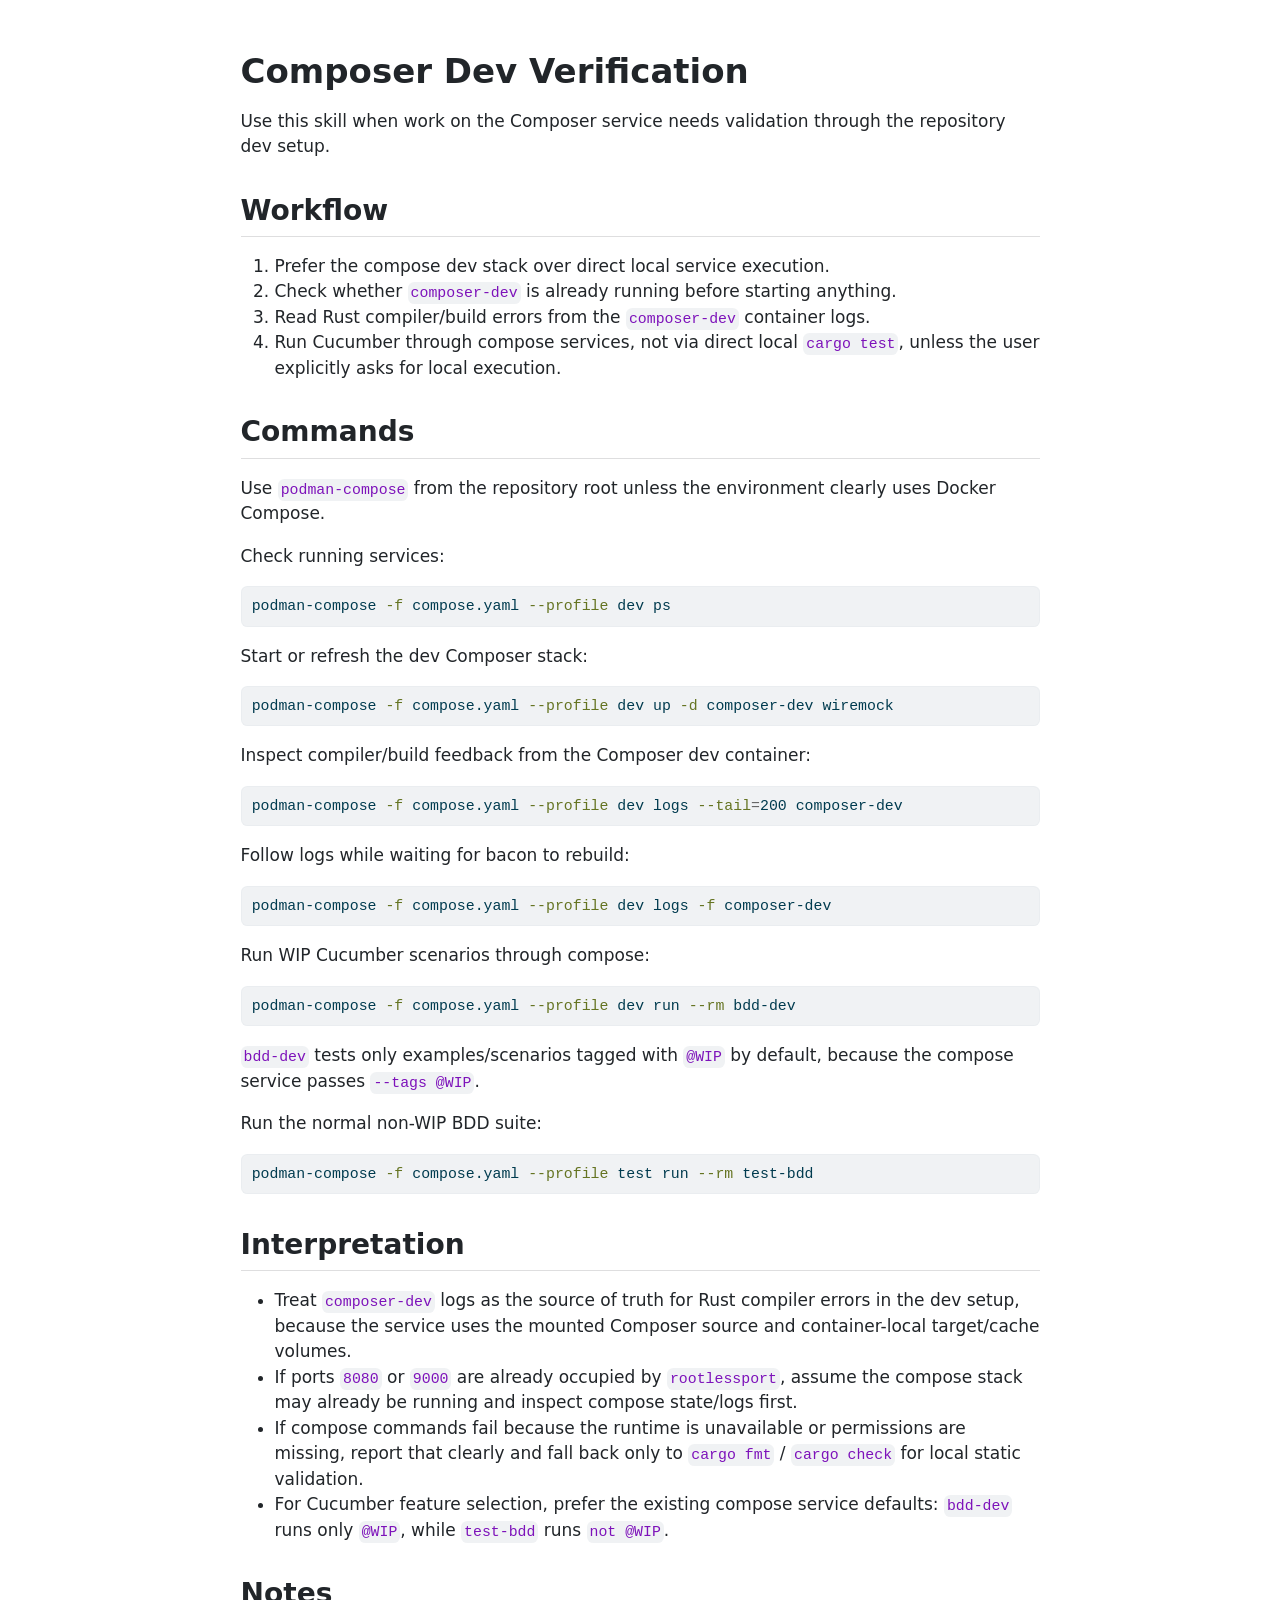
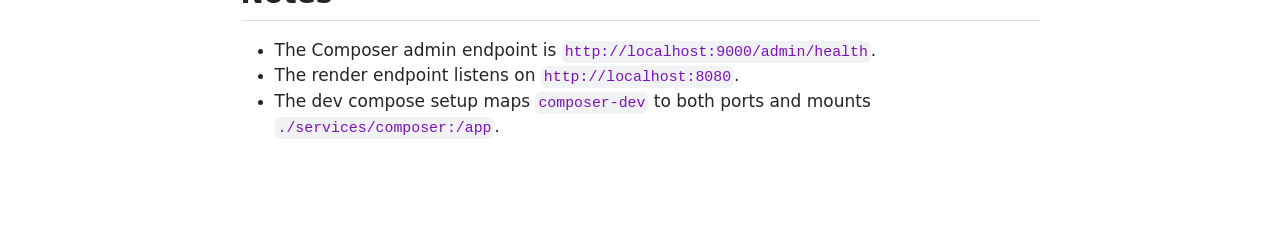
<file: skills/composer-dev-verification/SKILL.html>
<!DOCTYPE html>
<html xmlns="http://www.w3.org/1999/xhtml" lang="en" xml:lang="en"><head>

<meta charset="utf-8">
<meta name="generator" content="quarto-1.8.27">

<meta name="viewport" content="width=device-width, initial-scale=1.0, user-scalable=yes">

<meta name="description" content="Use in this repository when verifying the Composer dev setup, checking Rust compiler errors from the composer-dev container logs, or running BDD/Cucumber scenarios through compose instead of invoking local cargo directly.">

<title>skill</title>
<style>
code{white-space: pre-wrap;}
span.smallcaps{font-variant: small-caps;}
div.columns{display: flex; gap: min(4vw, 1.5em);}
div.column{flex: auto; overflow-x: auto;}
div.hanging-indent{margin-left: 1.5em; text-indent: -1.5em;}
ul.task-list{list-style: none;}
ul.task-list li input[type="checkbox"] {
  width: 0.8em;
  margin: 0 0.8em 0.2em -1em; /* quarto-specific, see https://github.com/quarto-dev/quarto-cli/issues/4556 */ 
  vertical-align: middle;
}
/* CSS for syntax highlighting */
html { -webkit-text-size-adjust: 100%; }
pre > code.sourceCode { white-space: pre; position: relative; }
pre > code.sourceCode > span { display: inline-block; line-height: 1.25; }
pre > code.sourceCode > span:empty { height: 1.2em; }
.sourceCode { overflow: visible; }
code.sourceCode > span { color: inherit; text-decoration: inherit; }
div.sourceCode { margin: 1em 0; }
pre.sourceCode { margin: 0; }
@media screen {
div.sourceCode { overflow: auto; }
}
@media print {
pre > code.sourceCode { white-space: pre-wrap; }
pre > code.sourceCode > span { text-indent: -5em; padding-left: 5em; }
}
pre.numberSource code
  { counter-reset: source-line 0; }
pre.numberSource code > span
  { position: relative; left: -4em; counter-increment: source-line; }
pre.numberSource code > span > a:first-child::before
  { content: counter(source-line);
    position: relative; left: -1em; text-align: right; vertical-align: baseline;
    border: none; display: inline-block;
    -webkit-touch-callout: none; -webkit-user-select: none;
    -khtml-user-select: none; -moz-user-select: none;
    -ms-user-select: none; user-select: none;
    padding: 0 4px; width: 4em;
  }
pre.numberSource { margin-left: 3em;  padding-left: 4px; }
div.sourceCode
  {   }
@media screen {
pre > code.sourceCode > span > a:first-child::before { text-decoration: underline; }
}
</style>


<script src="SKILL_files/libs/clipboard/clipboard.min.js"></script>
<script src="SKILL_files/libs/quarto-html/quarto.js" type="module"></script>
<script src="SKILL_files/libs/quarto-html/tabsets/tabsets.js" type="module"></script>
<script src="SKILL_files/libs/quarto-html/axe/axe-check.js" type="module"></script>
<script src="SKILL_files/libs/quarto-html/popper.min.js"></script>
<script src="SKILL_files/libs/quarto-html/tippy.umd.min.js"></script>
<script src="SKILL_files/libs/quarto-html/anchor.min.js"></script>
<link href="SKILL_files/libs/quarto-html/tippy.css" rel="stylesheet">
<link href="SKILL_files/libs/quarto-html/quarto-syntax-highlighting-ed96de9b727972fe78a7b5d16c58bf87.css" rel="stylesheet" id="quarto-text-highlighting-styles">
<script src="SKILL_files/libs/bootstrap/bootstrap.min.js"></script>
<link href="SKILL_files/libs/bootstrap/bootstrap-icons.css" rel="stylesheet">
<link href="SKILL_files/libs/bootstrap/bootstrap-dadda32689da14ef46b16c1931c49509.min.css" rel="stylesheet" append-hash="true" id="quarto-bootstrap" data-mode="light">


</head>

<body class="fullcontent quarto-light">

<div id="quarto-content" class="page-columns page-rows-contents page-layout-article">

<main class="content" id="quarto-document-content">




<section id="composer-dev-verification" class="level1">
<h1>Composer Dev Verification</h1>
<p>Use this skill when work on the Composer service needs validation through the repository dev setup.</p>
<section id="workflow" class="level2">
<h2 class="anchored" data-anchor-id="workflow">Workflow</h2>
<ol type="1">
<li>Prefer the compose dev stack over direct local service execution.</li>
<li>Check whether <code>composer-dev</code> is already running before starting anything.</li>
<li>Read Rust compiler/build errors from the <code>composer-dev</code> container logs.</li>
<li>Run Cucumber through compose services, not via direct local <code>cargo test</code>, unless the user explicitly asks for local execution.</li>
</ol>
</section>
<section id="commands" class="level2">
<h2 class="anchored" data-anchor-id="commands">Commands</h2>
<p>Use <code>podman-compose</code> from the repository root unless the environment clearly uses Docker Compose.</p>
<p>Check running services:</p>
<div class="code-copy-outer-scaffold"><div class="sourceCode" id="cb1"><pre class="sourceCode bash code-with-copy"><code class="sourceCode bash"><span id="cb1-1"><a href="#cb1-1" aria-hidden="true" tabindex="-1"></a><span class="ex">podman-compose</span> <span class="at">-f</span> compose.yaml <span class="at">--profile</span> dev ps</span></code></pre></div><button title="Copy to Clipboard" class="code-copy-button"><i class="bi"></i></button></div>
<p>Start or refresh the dev Composer stack:</p>
<div class="code-copy-outer-scaffold"><div class="sourceCode" id="cb2"><pre class="sourceCode bash code-with-copy"><code class="sourceCode bash"><span id="cb2-1"><a href="#cb2-1" aria-hidden="true" tabindex="-1"></a><span class="ex">podman-compose</span> <span class="at">-f</span> compose.yaml <span class="at">--profile</span> dev up <span class="at">-d</span> composer-dev wiremock</span></code></pre></div><button title="Copy to Clipboard" class="code-copy-button"><i class="bi"></i></button></div>
<p>Inspect compiler/build feedback from the Composer dev container:</p>
<div class="code-copy-outer-scaffold"><div class="sourceCode" id="cb3"><pre class="sourceCode bash code-with-copy"><code class="sourceCode bash"><span id="cb3-1"><a href="#cb3-1" aria-hidden="true" tabindex="-1"></a><span class="ex">podman-compose</span> <span class="at">-f</span> compose.yaml <span class="at">--profile</span> dev logs <span class="at">--tail</span><span class="op">=</span>200 composer-dev</span></code></pre></div><button title="Copy to Clipboard" class="code-copy-button"><i class="bi"></i></button></div>
<p>Follow logs while waiting for bacon to rebuild:</p>
<div class="code-copy-outer-scaffold"><div class="sourceCode" id="cb4"><pre class="sourceCode bash code-with-copy"><code class="sourceCode bash"><span id="cb4-1"><a href="#cb4-1" aria-hidden="true" tabindex="-1"></a><span class="ex">podman-compose</span> <span class="at">-f</span> compose.yaml <span class="at">--profile</span> dev logs <span class="at">-f</span> composer-dev</span></code></pre></div><button title="Copy to Clipboard" class="code-copy-button"><i class="bi"></i></button></div>
<p>Run WIP Cucumber scenarios through compose:</p>
<div class="code-copy-outer-scaffold"><div class="sourceCode" id="cb5"><pre class="sourceCode bash code-with-copy"><code class="sourceCode bash"><span id="cb5-1"><a href="#cb5-1" aria-hidden="true" tabindex="-1"></a><span class="ex">podman-compose</span> <span class="at">-f</span> compose.yaml <span class="at">--profile</span> dev run <span class="at">--rm</span> bdd-dev</span></code></pre></div><button title="Copy to Clipboard" class="code-copy-button"><i class="bi"></i></button></div>
<p><code>bdd-dev</code> tests only examples/scenarios tagged with <code>@WIP</code> by default, because the compose service passes <code>--tags @WIP</code>.</p>
<p>Run the normal non-WIP BDD suite:</p>
<div class="code-copy-outer-scaffold"><div class="sourceCode" id="cb6"><pre class="sourceCode bash code-with-copy"><code class="sourceCode bash"><span id="cb6-1"><a href="#cb6-1" aria-hidden="true" tabindex="-1"></a><span class="ex">podman-compose</span> <span class="at">-f</span> compose.yaml <span class="at">--profile</span> test run <span class="at">--rm</span> test-bdd</span></code></pre></div><button title="Copy to Clipboard" class="code-copy-button"><i class="bi"></i></button></div>
</section>
<section id="interpretation" class="level2">
<h2 class="anchored" data-anchor-id="interpretation">Interpretation</h2>
<ul>
<li>Treat <code>composer-dev</code> logs as the source of truth for Rust compiler errors in the dev setup, because the service uses the mounted Composer source and container-local target/cache volumes.</li>
<li>If ports <code>8080</code> or <code>9000</code> are already occupied by <code>rootlessport</code>, assume the compose stack may already be running and inspect compose state/logs first.</li>
<li>If compose commands fail because the runtime is unavailable or permissions are missing, report that clearly and fall back only to <code>cargo fmt</code> / <code>cargo check</code> for local static validation.</li>
<li>For Cucumber feature selection, prefer the existing compose service defaults: <code>bdd-dev</code> runs only <code>@WIP</code>, while <code>test-bdd</code> runs <code>not @WIP</code>.</li>
</ul>
</section>
<section id="notes" class="level2">
<h2 class="anchored" data-anchor-id="notes">Notes</h2>
<ul>
<li>The Composer admin endpoint is <code>http://localhost:9000/admin/health</code>.</li>
<li>The render endpoint listens on <code>http://localhost:8080</code>.</li>
<li>The dev compose setup maps <code>composer-dev</code> to both ports and mounts <code>./services/composer:/app</code>.</li>
</ul>
</section>
</section>

</main>
<!-- /main column -->
<script id="quarto-html-after-body" type="application/javascript">
  window.document.addEventListener("DOMContentLoaded", function (event) {
    const icon = "";
    const anchorJS = new window.AnchorJS();
    anchorJS.options = {
      placement: 'right',
      icon: icon
    };
    anchorJS.add('.anchored');
    const isCodeAnnotation = (el) => {
      for (const clz of el.classList) {
        if (clz.startsWith('code-annotation-')) {                     
          return true;
        }
      }
      return false;
    }
    const onCopySuccess = function(e) {
      // button target
      const button = e.trigger;
      // don't keep focus
      button.blur();
      // flash "checked"
      button.classList.add('code-copy-button-checked');
      var currentTitle = button.getAttribute("title");
      button.setAttribute("title", "Copied!");
      let tooltip;
      if (window.bootstrap) {
        button.setAttribute("data-bs-toggle", "tooltip");
        button.setAttribute("data-bs-placement", "left");
        button.setAttribute("data-bs-title", "Copied!");
        tooltip = new bootstrap.Tooltip(button, 
          { trigger: "manual", 
            customClass: "code-copy-button-tooltip",
            offset: [0, -8]});
        tooltip.show();    
      }
      setTimeout(function() {
        if (tooltip) {
          tooltip.hide();
          button.removeAttribute("data-bs-title");
          button.removeAttribute("data-bs-toggle");
          button.removeAttribute("data-bs-placement");
        }
        button.setAttribute("title", currentTitle);
        button.classList.remove('code-copy-button-checked');
      }, 1000);
      // clear code selection
      e.clearSelection();
    }
    const getTextToCopy = function(trigger) {
      const outerScaffold = trigger.parentElement.cloneNode(true);
      const codeEl = outerScaffold.querySelector('code');
      for (const childEl of codeEl.children) {
        if (isCodeAnnotation(childEl)) {
          childEl.remove();
        }
      }
      return codeEl.innerText;
    }
    const clipboard = new window.ClipboardJS('.code-copy-button:not([data-in-quarto-modal])', {
      text: getTextToCopy
    });
    clipboard.on('success', onCopySuccess);
    if (window.document.getElementById('quarto-embedded-source-code-modal')) {
      const clipboardModal = new window.ClipboardJS('.code-copy-button[data-in-quarto-modal]', {
        text: getTextToCopy,
        container: window.document.getElementById('quarto-embedded-source-code-modal')
      });
      clipboardModal.on('success', onCopySuccess);
    }
      var localhostRegex = new RegExp(/^(?:http|https):\/\/localhost\:?[0-9]*\//);
      var mailtoRegex = new RegExp(/^mailto:/);
        var filterRegex = new RegExp('/' + window.location.host + '/');
      var isInternal = (href) => {
          return filterRegex.test(href) || localhostRegex.test(href) || mailtoRegex.test(href);
      }
      // Inspect non-navigation links and adorn them if external
     var links = window.document.querySelectorAll('a[href]:not(.nav-link):not(.navbar-brand):not(.toc-action):not(.sidebar-link):not(.sidebar-item-toggle):not(.pagination-link):not(.no-external):not([aria-hidden]):not(.dropdown-item):not(.quarto-navigation-tool):not(.about-link)');
      for (var i=0; i<links.length; i++) {
        const link = links[i];
        if (!isInternal(link.href)) {
          // undo the damage that might have been done by quarto-nav.js in the case of
          // links that we want to consider external
          if (link.dataset.originalHref !== undefined) {
            link.href = link.dataset.originalHref;
          }
        }
      }
    function tippyHover(el, contentFn, onTriggerFn, onUntriggerFn) {
      const config = {
        allowHTML: true,
        maxWidth: 500,
        delay: 100,
        arrow: false,
        appendTo: function(el) {
            return el.parentElement;
        },
        interactive: true,
        interactiveBorder: 10,
        theme: 'quarto',
        placement: 'bottom-start',
      };
      if (contentFn) {
        config.content = contentFn;
      }
      if (onTriggerFn) {
        config.onTrigger = onTriggerFn;
      }
      if (onUntriggerFn) {
        config.onUntrigger = onUntriggerFn;
      }
      window.tippy(el, config); 
    }
    const noterefs = window.document.querySelectorAll('a[role="doc-noteref"]');
    for (var i=0; i<noterefs.length; i++) {
      const ref = noterefs[i];
      tippyHover(ref, function() {
        // use id or data attribute instead here
        let href = ref.getAttribute('data-footnote-href') || ref.getAttribute('href');
        try { href = new URL(href).hash; } catch {}
        const id = href.replace(/^#\/?/, "");
        const note = window.document.getElementById(id);
        if (note) {
          return note.innerHTML;
        } else {
          return "";
        }
      });
    }
    const xrefs = window.document.querySelectorAll('a.quarto-xref');
    const processXRef = (id, note) => {
      // Strip column container classes
      const stripColumnClz = (el) => {
        el.classList.remove("page-full", "page-columns");
        if (el.children) {
          for (const child of el.children) {
            stripColumnClz(child);
          }
        }
      }
      stripColumnClz(note)
      if (id === null || id.startsWith('sec-')) {
        // Special case sections, only their first couple elements
        const container = document.createElement("div");
        if (note.children && note.children.length > 2) {
          container.appendChild(note.children[0].cloneNode(true));
          for (let i = 1; i < note.children.length; i++) {
            const child = note.children[i];
            if (child.tagName === "P" && child.innerText === "") {
              continue;
            } else {
              container.appendChild(child.cloneNode(true));
              break;
            }
          }
          if (window.Quarto?.typesetMath) {
            window.Quarto.typesetMath(container);
          }
          return container.innerHTML
        } else {
          if (window.Quarto?.typesetMath) {
            window.Quarto.typesetMath(note);
          }
          return note.innerHTML;
        }
      } else {
        // Remove any anchor links if they are present
        const anchorLink = note.querySelector('a.anchorjs-link');
        if (anchorLink) {
          anchorLink.remove();
        }
        if (window.Quarto?.typesetMath) {
          window.Quarto.typesetMath(note);
        }
        if (note.classList.contains("callout")) {
          return note.outerHTML;
        } else {
          return note.innerHTML;
        }
      }
    }
    for (var i=0; i<xrefs.length; i++) {
      const xref = xrefs[i];
      tippyHover(xref, undefined, function(instance) {
        instance.disable();
        let url = xref.getAttribute('href');
        let hash = undefined; 
        if (url.startsWith('#')) {
          hash = url;
        } else {
          try { hash = new URL(url).hash; } catch {}
        }
        if (hash) {
          const id = hash.replace(/^#\/?/, "");
          const note = window.document.getElementById(id);
          if (note !== null) {
            try {
              const html = processXRef(id, note.cloneNode(true));
              instance.setContent(html);
            } finally {
              instance.enable();
              instance.show();
            }
          } else {
            // See if we can fetch this
            fetch(url.split('#')[0])
            .then(res => res.text())
            .then(html => {
              const parser = new DOMParser();
              const htmlDoc = parser.parseFromString(html, "text/html");
              const note = htmlDoc.getElementById(id);
              if (note !== null) {
                const html = processXRef(id, note);
                instance.setContent(html);
              } 
            }).finally(() => {
              instance.enable();
              instance.show();
            });
          }
        } else {
          // See if we can fetch a full url (with no hash to target)
          // This is a special case and we should probably do some content thinning / targeting
          fetch(url)
          .then(res => res.text())
          .then(html => {
            const parser = new DOMParser();
            const htmlDoc = parser.parseFromString(html, "text/html");
            const note = htmlDoc.querySelector('main.content');
            if (note !== null) {
              // This should only happen for chapter cross references
              // (since there is no id in the URL)
              // remove the first header
              if (note.children.length > 0 && note.children[0].tagName === "HEADER") {
                note.children[0].remove();
              }
              const html = processXRef(null, note);
              instance.setContent(html);
            } 
          }).finally(() => {
            instance.enable();
            instance.show();
          });
        }
      }, function(instance) {
      });
    }
        let selectedAnnoteEl;
        const selectorForAnnotation = ( cell, annotation) => {
          let cellAttr = 'data-code-cell="' + cell + '"';
          let lineAttr = 'data-code-annotation="' +  annotation + '"';
          const selector = 'span[' + cellAttr + '][' + lineAttr + ']';
          return selector;
        }
        const selectCodeLines = (annoteEl) => {
          const doc = window.document;
          const targetCell = annoteEl.getAttribute("data-target-cell");
          const targetAnnotation = annoteEl.getAttribute("data-target-annotation");
          const annoteSpan = window.document.querySelector(selectorForAnnotation(targetCell, targetAnnotation));
          const lines = annoteSpan.getAttribute("data-code-lines").split(",");
          const lineIds = lines.map((line) => {
            return targetCell + "-" + line;
          })
          let top = null;
          let height = null;
          let parent = null;
          if (lineIds.length > 0) {
              //compute the position of the single el (top and bottom and make a div)
              const el = window.document.getElementById(lineIds[0]);
              top = el.offsetTop;
              height = el.offsetHeight;
              parent = el.parentElement.parentElement;
            if (lineIds.length > 1) {
              const lastEl = window.document.getElementById(lineIds[lineIds.length - 1]);
              const bottom = lastEl.offsetTop + lastEl.offsetHeight;
              height = bottom - top;
            }
            if (top !== null && height !== null && parent !== null) {
              // cook up a div (if necessary) and position it 
              let div = window.document.getElementById("code-annotation-line-highlight");
              if (div === null) {
                div = window.document.createElement("div");
                div.setAttribute("id", "code-annotation-line-highlight");
                div.style.position = 'absolute';
                parent.appendChild(div);
              }
              div.style.top = top - 2 + "px";
              div.style.height = height + 4 + "px";
              div.style.left = 0;
              let gutterDiv = window.document.getElementById("code-annotation-line-highlight-gutter");
              if (gutterDiv === null) {
                gutterDiv = window.document.createElement("div");
                gutterDiv.setAttribute("id", "code-annotation-line-highlight-gutter");
                gutterDiv.style.position = 'absolute';
                const codeCell = window.document.getElementById(targetCell);
                const gutter = codeCell.querySelector('.code-annotation-gutter');
                gutter.appendChild(gutterDiv);
              }
              gutterDiv.style.top = top - 2 + "px";
              gutterDiv.style.height = height + 4 + "px";
            }
            selectedAnnoteEl = annoteEl;
          }
        };
        const unselectCodeLines = () => {
          const elementsIds = ["code-annotation-line-highlight", "code-annotation-line-highlight-gutter"];
          elementsIds.forEach((elId) => {
            const div = window.document.getElementById(elId);
            if (div) {
              div.remove();
            }
          });
          selectedAnnoteEl = undefined;
        };
          // Handle positioning of the toggle
      window.addEventListener(
        "resize",
        throttle(() => {
          elRect = undefined;
          if (selectedAnnoteEl) {
            selectCodeLines(selectedAnnoteEl);
          }
        }, 10)
      );
      function throttle(fn, ms) {
      let throttle = false;
      let timer;
        return (...args) => {
          if(!throttle) { // first call gets through
              fn.apply(this, args);
              throttle = true;
          } else { // all the others get throttled
              if(timer) clearTimeout(timer); // cancel #2
              timer = setTimeout(() => {
                fn.apply(this, args);
                timer = throttle = false;
              }, ms);
          }
        };
      }
        // Attach click handler to the DT
        const annoteDls = window.document.querySelectorAll('dt[data-target-cell]');
        for (const annoteDlNode of annoteDls) {
          annoteDlNode.addEventListener('click', (event) => {
            const clickedEl = event.target;
            if (clickedEl !== selectedAnnoteEl) {
              unselectCodeLines();
              const activeEl = window.document.querySelector('dt[data-target-cell].code-annotation-active');
              if (activeEl) {
                activeEl.classList.remove('code-annotation-active');
              }
              selectCodeLines(clickedEl);
              clickedEl.classList.add('code-annotation-active');
            } else {
              // Unselect the line
              unselectCodeLines();
              clickedEl.classList.remove('code-annotation-active');
            }
          });
        }
    const findCites = (el) => {
      const parentEl = el.parentElement;
      if (parentEl) {
        const cites = parentEl.dataset.cites;
        if (cites) {
          return {
            el,
            cites: cites.split(' ')
          };
        } else {
          return findCites(el.parentElement)
        }
      } else {
        return undefined;
      }
    };
    var bibliorefs = window.document.querySelectorAll('a[role="doc-biblioref"]');
    for (var i=0; i<bibliorefs.length; i++) {
      const ref = bibliorefs[i];
      const citeInfo = findCites(ref);
      if (citeInfo) {
        tippyHover(citeInfo.el, function() {
          var popup = window.document.createElement('div');
          citeInfo.cites.forEach(function(cite) {
            var citeDiv = window.document.createElement('div');
            citeDiv.classList.add('hanging-indent');
            citeDiv.classList.add('csl-entry');
            var biblioDiv = window.document.getElementById('ref-' + cite);
            if (biblioDiv) {
              citeDiv.innerHTML = biblioDiv.innerHTML;
            }
            popup.appendChild(citeDiv);
          });
          return popup.innerHTML;
        });
      }
    }
  });
  </script>
</div> <!-- /content -->




</body></html>
</file>
<file: skills/composer-dev-verification/SKILL_files/libs/quarto-html/tippy.css>
.tippy-box[data-animation=fade][data-state=hidden]{opacity:0}[data-tippy-root]{max-width:calc(100vw - 10px)}.tippy-box{position:relative;background-color:#333;color:#fff;border-radius:4px;font-size:14px;line-height:1.4;white-space:normal;outline:0;transition-property:transform,visibility,opacity}.tippy-box[data-placement^=top]>.tippy-arrow{bottom:0}.tippy-box[data-placement^=top]>.tippy-arrow:before{bottom:-7px;left:0;border-width:8px 8px 0;border-top-color:initial;transform-origin:center top}.tippy-box[data-placement^=bottom]>.tippy-arrow{top:0}.tippy-box[data-placement^=bottom]>.tippy-arrow:before{top:-7px;left:0;border-width:0 8px 8px;border-bottom-color:initial;transform-origin:center bottom}.tippy-box[data-placement^=left]>.tippy-arrow{right:0}.tippy-box[data-placement^=left]>.tippy-arrow:before{border-width:8px 0 8px 8px;border-left-color:initial;right:-7px;transform-origin:center left}.tippy-box[data-placement^=right]>.tippy-arrow{left:0}.tippy-box[data-placement^=right]>.tippy-arrow:before{left:-7px;border-width:8px 8px 8px 0;border-right-color:initial;transform-origin:center right}.tippy-box[data-inertia][data-state=visible]{transition-timing-function:cubic-bezier(.54,1.5,.38,1.11)}.tippy-arrow{width:16px;height:16px;color:#333}.tippy-arrow:before{content:"";position:absolute;border-color:transparent;border-style:solid}.tippy-content{position:relative;padding:5px 9px;z-index:1}
</file>
<file: skills/composer-dev-verification/SKILL_files/libs/quarto-html/quarto-syntax-highlighting-ed96de9b727972fe78a7b5d16c58bf87.css>
/* quarto syntax highlight colors */
:root {
  --quarto-hl-ot-color: #003B4F;
  --quarto-hl-at-color: #657422;
  --quarto-hl-ss-color: #20794D;
  --quarto-hl-an-color: #5E5E5E;
  --quarto-hl-fu-color: #4758AB;
  --quarto-hl-st-color: #20794D;
  --quarto-hl-cf-color: #003B4F;
  --quarto-hl-op-color: #5E5E5E;
  --quarto-hl-er-color: #AD0000;
  --quarto-hl-bn-color: #AD0000;
  --quarto-hl-al-color: #AD0000;
  --quarto-hl-va-color: #111111;
  --quarto-hl-bu-color: inherit;
  --quarto-hl-ex-color: inherit;
  --quarto-hl-pp-color: #AD0000;
  --quarto-hl-in-color: #5E5E5E;
  --quarto-hl-vs-color: #20794D;
  --quarto-hl-wa-color: #5E5E5E;
  --quarto-hl-do-color: #5E5E5E;
  --quarto-hl-im-color: #00769E;
  --quarto-hl-ch-color: #20794D;
  --quarto-hl-dt-color: #AD0000;
  --quarto-hl-fl-color: #AD0000;
  --quarto-hl-co-color: #5E5E5E;
  --quarto-hl-cv-color: #5E5E5E;
  --quarto-hl-cn-color: #8f5902;
  --quarto-hl-sc-color: #5E5E5E;
  --quarto-hl-dv-color: #AD0000;
  --quarto-hl-kw-color: #003B4F;
}

/* other quarto variables */
:root {
  --quarto-font-monospace: SFMono-Regular, Menlo, Monaco, Consolas, "Liberation Mono", "Courier New", monospace;
}

/* syntax highlight based on Pandoc's rules */
pre > code.sourceCode > span {
  color: #003B4F;
}

code.sourceCode > span {
  color: #003B4F;
}

div.sourceCode,
div.sourceCode pre.sourceCode {
  color: #003B4F;
}

/* Normal */
code span {
  color: #003B4F;
}

/* Alert */
code span.al {
  color: #AD0000;
  font-style: inherit;
}

/* Annotation */
code span.an {
  color: #5E5E5E;
  font-style: inherit;
}

/* Attribute */
code span.at {
  color: #657422;
  font-style: inherit;
}

/* BaseN */
code span.bn {
  color: #AD0000;
  font-style: inherit;
}

/* BuiltIn */
code span.bu {
  font-style: inherit;
}

/* ControlFlow */
code span.cf {
  color: #003B4F;
  font-weight: bold;
  font-style: inherit;
}

/* Char */
code span.ch {
  color: #20794D;
  font-style: inherit;
}

/* Constant */
code span.cn {
  color: #8f5902;
  font-style: inherit;
}

/* Comment */
code span.co {
  color: #5E5E5E;
  font-style: inherit;
}

/* CommentVar */
code span.cv {
  color: #5E5E5E;
  font-style: italic;
}

/* Documentation */
code span.do {
  color: #5E5E5E;
  font-style: italic;
}

/* DataType */
code span.dt {
  color: #AD0000;
  font-style: inherit;
}

/* DecVal */
code span.dv {
  color: #AD0000;
  font-style: inherit;
}

/* Error */
code span.er {
  color: #AD0000;
  font-style: inherit;
}

/* Extension */
code span.ex {
  font-style: inherit;
}

/* Float */
code span.fl {
  color: #AD0000;
  font-style: inherit;
}

/* Function */
code span.fu {
  color: #4758AB;
  font-style: inherit;
}

/* Import */
code span.im {
  color: #00769E;
  font-style: inherit;
}

/* Information */
code span.in {
  color: #5E5E5E;
  font-style: inherit;
}

/* Keyword */
code span.kw {
  color: #003B4F;
  font-weight: bold;
  font-style: inherit;
}

/* Operator */
code span.op {
  color: #5E5E5E;
  font-style: inherit;
}

/* Other */
code span.ot {
  color: #003B4F;
  font-style: inherit;
}

/* Preprocessor */
code span.pp {
  color: #AD0000;
  font-style: inherit;
}

/* SpecialChar */
code span.sc {
  color: #5E5E5E;
  font-style: inherit;
}

/* SpecialString */
code span.ss {
  color: #20794D;
  font-style: inherit;
}

/* String */
code span.st {
  color: #20794D;
  font-style: inherit;
}

/* Variable */
code span.va {
  color: #111111;
  font-style: inherit;
}

/* VerbatimString */
code span.vs {
  color: #20794D;
  font-style: inherit;
}

/* Warning */
code span.wa {
  color: #5E5E5E;
  font-style: italic;
}

.prevent-inlining {
  content: "</";
}

/*# sourceMappingURL=0920dd6d7437995b8cdf7429764427b1.css.map */
</file>
